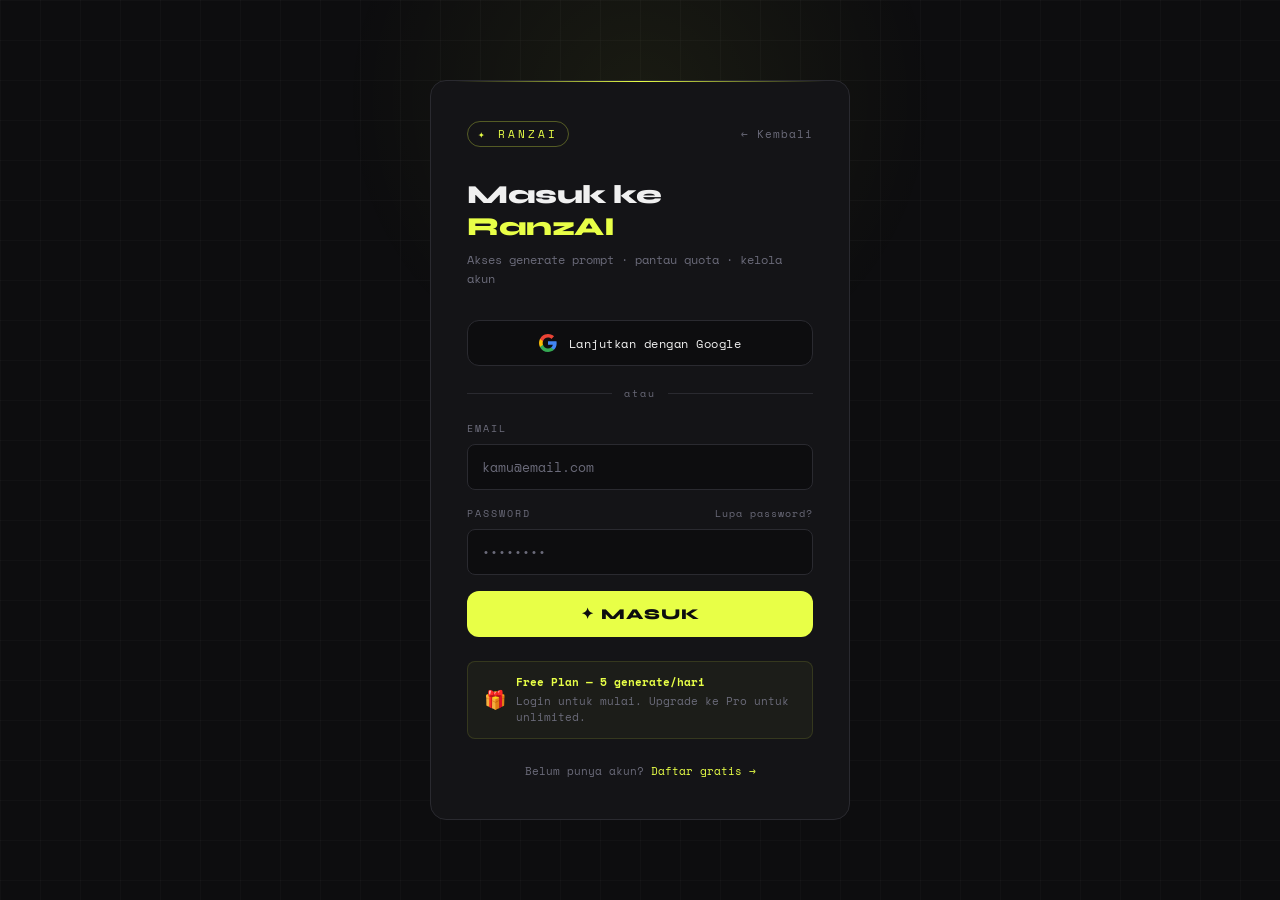
<file: login.html>
<!DOCTYPE html>
<html lang="id">
<head>
<meta charset="UTF-8">
<meta name="viewport" content="width=device-width, initial-scale=1.0">
<title>RanzAI — Login</title>
<link href="https://fonts.googleapis.com/css2?family=Space+Mono:wght@400;700&family=Syne:wght@400;600;800&display=swap" rel="stylesheet">
<style>
  *, *::before, *::after { box-sizing: border-box; margin: 0; padding: 0; }

  :root {
    --bg: #0d0d0f;
    --surface: #141417;
    --border: #2a2a30;
    --accent: #e8ff47;
    --accent2: #7c5cfc;
    --text: #f0f0f0;
    --muted: #6b6b7a;
    --radius: 12px;
  }

  body {
    background: var(--bg);
    color: var(--text);
    font-family: 'Syne', sans-serif;
    min-height: 100vh;
    display: flex;
    align-items: center;
    justify-content: center;
    padding: 24px;
    position: relative;
    overflow: hidden;
  }

  /* Grid background */
  body::before {
    content: '';
    position: fixed;
    inset: 0;
    background-image:
      linear-gradient(rgba(255,255,255,.025) 1px, transparent 1px),
      linear-gradient(90deg, rgba(255,255,255,.025) 1px, transparent 1px);
    background-size: 40px 40px;
    pointer-events: none;
    z-index: 0;
  }

  /* Glow accent */
  body::after {
    content: '';
    position: fixed;
    top: -200px;
    left: 50%;
    transform: translateX(-50%);
    width: 600px;
    height: 600px;
    background: radial-gradient(circle, rgba(232,255,71,.06) 0%, transparent 70%);
    pointer-events: none;
    z-index: 0;
  }

  .card {
    width: 100%;
    max-width: 420px;
    background: var(--surface);
    border: 1px solid var(--border);
    border-radius: 16px;
    padding: 40px 36px;
    position: relative;
    z-index: 1;
    animation: fadeUp .4s ease both;
  }

  @keyframes fadeUp {
    from { opacity: 0; transform: translateY(16px); }
    to   { opacity: 1; transform: translateY(0); }
  }

  /* Top accent line */
  .card::before {
    content: '';
    position: absolute;
    top: 0; left: 24px; right: 24px;
    height: 1px;
    background: linear-gradient(90deg, transparent, var(--accent), transparent);
    border-radius: 1px;
  }

  .logo {
    display: flex;
    align-items: center;
    gap: 10px;
    margin-bottom: 32px;
  }

  .logo-mark {
    font-family: 'Space Mono', monospace;
    font-size: 11px;
    letter-spacing: 3px;
    color: var(--accent);
    border: 1px solid rgba(232,255,71,.3);
    padding: 4px 10px;
    border-radius: 20px;
    text-transform: uppercase;
  }

  .logo-back {
    margin-left: auto;
    font-family: 'Space Mono', monospace;
    font-size: 11px;
    color: var(--muted);
    text-decoration: none;
    letter-spacing: 1px;
    transition: color .2s;
  }

  .logo-back:hover { color: var(--accent); }

  h1 {
    font-size: 26px;
    font-weight: 800;
    letter-spacing: -0.5px;
    line-height: 1.2;
    margin-bottom: 8px;
  }

  h1 span { color: var(--accent); }

  .subtitle {
    font-family: 'Space Mono', monospace;
    font-size: 12px;
    color: var(--muted);
    margin-bottom: 32px;
    line-height: 1.6;
  }

  /* Divider */
  .divider {
    display: flex;
    align-items: center;
    gap: 12px;
    margin-bottom: 24px;
  }

  .divider::before, .divider::after {
    content: '';
    flex: 1;
    height: 1px;
    background: var(--border);
  }

  .divider span {
    font-family: 'Space Mono', monospace;
    font-size: 10px;
    color: var(--muted);
    letter-spacing: 2px;
    text-transform: uppercase;
  }

  /* Social login */
  .btn-social {
    width: 100%;
    display: flex;
    align-items: center;
    justify-content: center;
    gap: 12px;
    background: var(--bg);
    border: 1px solid var(--border);
    border-radius: var(--radius);
    padding: 13px 20px;
    font-family: 'Space Mono', monospace;
    font-size: 12px;
    color: var(--text);
    cursor: pointer;
    transition: all .2s;
    text-decoration: none;
    letter-spacing: .5px;
    margin-bottom: 12px;
  }

  .btn-social:hover {
    border-color: rgba(232,255,71,.3);
    background: #1a1a1f;
  }

  .btn-social svg { flex-shrink: 0; }

  /* OR divider */
  .or-divider {
    display: flex;
    align-items: center;
    gap: 12px;
    margin: 20px 0;
  }

  .or-divider::before, .or-divider::after {
    content: '';
    flex: 1;
    height: 1px;
    background: var(--border);
  }

  .or-divider span {
    font-family: 'Space Mono', monospace;
    font-size: 10px;
    color: var(--muted);
    letter-spacing: 2px;
  }

  /* Form */
  .field { margin-bottom: 16px; }

  .field label {
    display: block;
    font-family: 'Space Mono', monospace;
    font-size: 10px;
    letter-spacing: 2px;
    color: var(--muted);
    text-transform: uppercase;
    margin-bottom: 8px;
  }

  .field input {
    width: 100%;
    background: var(--bg);
    border: 1px solid var(--border);
    border-radius: 8px;
    padding: 12px 14px;
    color: var(--text);
    font-family: 'Space Mono', monospace;
    font-size: 13px;
    outline: none;
    transition: border-color .2s;
  }

  .field input:focus { border-color: var(--accent); }
  .field input::placeholder { color: var(--muted); }

  .field-row {
    display: flex;
    align-items: center;
    justify-content: space-between;
    margin-bottom: 8px;
  }

  .field-row label {
    margin-bottom: 0;
  }

  .forgot {
    font-family: 'Space Mono', monospace;
    font-size: 10px;
    color: var(--muted);
    text-decoration: none;
    letter-spacing: 1px;
    transition: color .2s;
  }

  .forgot:hover { color: var(--accent); }

  /* Submit */
  .btn-submit {
    width: 100%;
    margin-top: 8px;
    background: var(--accent);
    color: #0d0d0f;
    border: none;
    border-radius: var(--radius);
    padding: 14px;
    font-family: 'Syne', sans-serif;
    font-size: 15px;
    font-weight: 800;
    letter-spacing: 1px;
    cursor: pointer;
    transition: all .2s;
    text-transform: uppercase;
    display: flex;
    align-items: center;
    justify-content: center;
    gap: 10px;
  }

  .btn-submit:hover { background: #d4eb3a; transform: translateY(-1px); }
  .btn-submit:disabled { background: var(--border); color: var(--muted); transform: none; cursor: not-allowed; }

  .btn-submit .spinner {
    width: 16px; height: 16px;
    border: 2px solid rgba(0,0,0,.3);
    border-top-color: #0d0d0f;
    border-radius: 50%;
    animation: spin .7s linear infinite;
    display: none;
  }

  .btn-submit.loading .spinner { display: block; }
  .btn-submit.loading .btn-text { opacity: .6; }

  @keyframes spin { to { transform: rotate(360deg); } }

  /* Error */
  .error-msg {
    display: none;
    margin-top: 12px;
    background: rgba(255,77,77,.08);
    border: 1px solid rgba(255,77,77,.3);
    border-radius: 8px;
    padding: 10px 14px;
    font-size: 12px;
    color: #ff8080;
    font-family: 'Space Mono', monospace;
    text-align: center;
  }

  /* Success */
  .success-msg {
    display: none;
    margin-top: 12px;
    background: rgba(77,255,145,.08);
    border: 1px solid rgba(77,255,145,.3);
    border-radius: 8px;
    padding: 10px 14px;
    font-size: 12px;
    color: #4dff91;
    font-family: 'Space Mono', monospace;
    text-align: center;
  }

  /* Footer */
  .card-footer {
    margin-top: 24px;
    text-align: center;
    font-family: 'Space Mono', monospace;
    font-size: 11px;
    color: var(--muted);
  }

  .card-footer a {
    color: var(--accent);
    text-decoration: none;
    transition: opacity .2s;
  }

  .card-footer a:hover { opacity: .7; }

  /* Plan info */
  .plan-info {
    margin-top: 24px;
    background: rgba(232,255,71,.04);
    border: 1px solid rgba(232,255,71,.12);
    border-radius: 8px;
    padding: 12px 16px;
    display: flex;
    align-items: center;
    gap: 10px;
  }

  .plan-icon {
    font-size: 18px;
    flex-shrink: 0;
  }

  .plan-text {
    font-family: 'Space Mono', monospace;
    font-size: 11px;
    color: var(--muted);
    line-height: 1.5;
  }

  .plan-text strong {
    color: var(--accent);
    display: block;
    margin-bottom: 2px;
  }
</style>
</head>
<body>

<div class="card">

  <div class="logo">
    <span class="logo-mark">✦ RanzAI</span>
    <a href="../index.html" class="logo-back">← Kembali</a>
  </div>

  <h1>Masuk ke <span>RanzAI</span></h1>
  <p class="subtitle">Akses generate prompt · pantau quota · kelola akun</p>

  <!-- Google Login -->
  <button class="btn-social" onclick="loginWithGoogle()">
    <svg width="18" height="18" viewBox="0 0 18 18" fill="none">
      <path d="M17.64 9.2c0-.637-.057-1.251-.164-1.84H9v3.481h4.844c-.209 1.125-.843 2.078-1.796 2.717v2.258h2.908c1.702-1.567 2.684-3.875 2.684-6.615z" fill="#4285F4"/>
      <path d="M9 18c2.43 0 4.467-.806 5.956-2.184l-2.908-2.258c-.806.54-1.837.86-3.048.86-2.344 0-4.328-1.584-5.036-3.711H.957v2.332A8.997 8.997 0 009 18z" fill="#34A853"/>
      <path d="M3.964 10.707A5.41 5.41 0 013.682 9c0-.593.102-1.17.282-1.707V4.961H.957A8.996 8.996 0 000 9c0 1.452.348 2.827.957 4.039l3.007-2.332z" fill="#FBBC05"/>
      <path d="M9 3.58c1.321 0 2.508.454 3.44 1.345l2.582-2.58C13.463.891 11.426 0 9 0A8.997 8.997 0 00.957 4.961L3.964 7.293C4.672 5.163 6.656 3.58 9 3.58z" fill="#EA4335"/>
    </svg>
    Lanjutkan dengan Google
  </button>

  <div class="or-divider"><span>atau</span></div>

  <!-- Email Login -->
  <div class="field">
    <label>Email</label>
    <input type="email" id="emailInput" placeholder="kamu@email.com" autocomplete="email">
  </div>

  <div class="field">
    <div class="field-row">
      <label>Password</label>
      <a href="#" class="forgot" onclick="forgotPassword()">Lupa password?</a>
    </div>
    <input type="password" id="passwordInput" placeholder="••••••••" autocomplete="current-password">
  </div>

  <button class="btn-submit" id="loginBtn" onclick="loginWithEmail()">
    <div class="spinner"></div>
    <span class="btn-text">✦ Masuk</span>
  </button>

  <div class="error-msg" id="errorMsg"></div>
  <div class="success-msg" id="successMsg"></div>

  <!-- Free plan info -->
  <div class="plan-info">
    <span class="plan-icon">🎁</span>
    <div class="plan-text">
      <strong>Free Plan — 5 generate/hari</strong>
      Login untuk mulai. Upgrade ke Pro untuk unlimited.
    </div>
  </div>

  <div class="card-footer">
    Belum punya akun? <a href="register.html">Daftar gratis →</a>
  </div>

</div>

<script>
  // ── Supabase config ──────────────────────────────────────────────
  const SUPABASE_URL  = 'https://cavouyzyasnuygkuwizy.supabase.co'
  const SUPABASE_ANON = 'GANTI_DENGAN_ANON_KEY_KAMU' // ← ambil dari Supabase → Settings → API

  // ── Helpers ──────────────────────────────────────────────────────
  function showError(msg) {
    document.getElementById('errorMsg').textContent = msg
    document.getElementById('errorMsg').style.display = 'block'
    document.getElementById('successMsg').style.display = 'none'
  }

  function showSuccess(msg) {
    document.getElementById('successMsg').textContent = msg
    document.getElementById('successMsg').style.display = 'block'
    document.getElementById('errorMsg').style.display = 'none'
  }

  function setLoading(on) {
    const btn = document.getElementById('loginBtn')
    btn.disabled = on
    btn.classList.toggle('loading', on)
    btn.querySelector('.btn-text').textContent = on ? 'Memproses...' : '✦ Masuk'
  }

  // ── Google OAuth ─────────────────────────────────────────────────
  async function loginWithGoogle() {
    try {
      const res = await fetch(`${SUPABASE_URL}/auth/v1/authorize?provider=google&redirect_to=${location.origin}/app.html`, {
        method: 'GET',
        headers: { 'apikey': SUPABASE_ANON }
      })
      // Redirect ke Google OAuth
      window.location.href = `${SUPABASE_URL}/auth/v1/authorize?provider=google&redirect_to=${encodeURIComponent(location.origin + '/app.html')}`
    } catch (err) {
      showError('Google login gagal. Coba lagi.')
    }
  }

  // ── Email + Password Login ────────────────────────────────────────
  async function loginWithEmail() {
    const email    = document.getElementById('emailInput').value.trim()
    const password = document.getElementById('passwordInput').value

    if (!email || !password) return showError('Email dan password wajib diisi.')
    if (!email.includes('@')) return showError('Format email tidak valid.')

    setLoading(true)
    document.getElementById('errorMsg').style.display = 'none'

    try {
      const res = await fetch(`${SUPABASE_URL}/auth/v1/token?grant_type=password`, {
        method: 'POST',
        headers: {
          'Content-Type': 'application/json',
          'apikey': SUPABASE_ANON
        },
        body: JSON.stringify({ email, password })
      })

      const data = await res.json()

      if (!res.ok) {
        const msg = data.error_description || data.msg || 'Login gagal.'
        if (msg.toLowerCase().includes('invalid')) throw new Error('Email atau password salah.')
        if (msg.toLowerCase().includes('confirmed')) throw new Error('Email belum diverifikasi. Cek inbox kamu.')
        throw new Error(msg)
      }

      // Simpan session
      localStorage.setItem('ranzai_session', JSON.stringify({
        access_token: data.access_token,
        user: data.user
      }))

      showSuccess('✓ Login berhasil! Mengalihkan...')
      setTimeout(() => { window.location.href = '../app.html' }, 1200)

    } catch (err) {
      showError('⚠ ' + err.message)
    } finally {
      setLoading(false)
    }
  }

  // ── Forgot Password ───────────────────────────────────────────────
  async function forgotPassword() {
    const email = document.getElementById('emailInput').value.trim()
    if (!email) return showError('Isi email dulu sebelum reset password.')

    try {
      await fetch(`${SUPABASE_URL}/auth/v1/recover`, {
        method: 'POST',
        headers: {
          'Content-Type': 'application/json',
          'apikey': SUPABASE_ANON
        },
        body: JSON.stringify({ email })
      })
      showSuccess('✓ Link reset password dikirim ke ' + email)
    } catch {
      showError('Gagal kirim email reset. Coba lagi.')
    }
  }

  // ── Enter key submit ──────────────────────────────────────────────
  document.getElementById('passwordInput').addEventListener('keydown', e => {
    if (e.key === 'Enter') loginWithEmail()
  })

  // ── Cek kalau sudah login ─────────────────────────────────────────
  window.addEventListener('DOMContentLoaded', () => {
    const session = localStorage.getItem('ranzai_session')
    if (session) {
      try {
        const { access_token } = JSON.parse(session)
        if (access_token) window.location.href = '../app.html'
      } catch {}
    }
  })
</script>
</body>
</html>
</file>
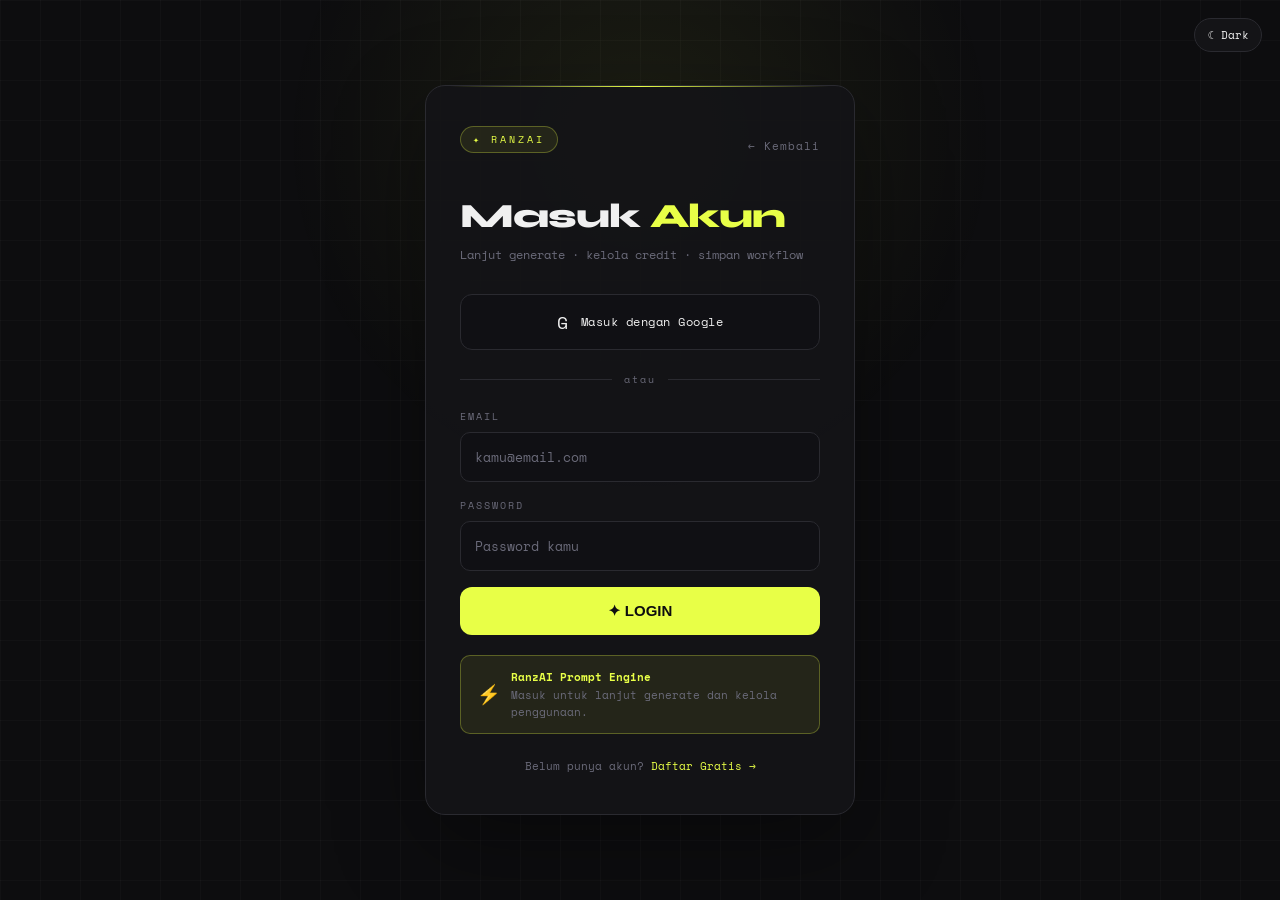
<file: topup.html>
<!DOCTYPE html>
<html lang="id" data-theme="dark">
<head>
<meta charset="UTF-8">
<meta name="viewport" content="width=device-width, initial-scale=1.0">
<title>RanzAI — Top Up Kredit</title>
<link href="https://fonts.googleapis.com/css2?family=Space+Mono:wght@400;700&family=Syne:wght@400;600;800&display=swap" rel="stylesheet">
<style>
  *, *::before, *::after { box-sizing: border-box; margin: 0; padding: 0; }

  :root {
    --bg: #0d0d0f;
    --surface: #141417;
    --border: #2a2a30;
    --accent: #e8ff47;
    --text: #f0f0f0;
    --muted: #6b6b7a;
    --radius: 12px;
  }

  body {
    background: var(--bg);
    color: var(--text);
    font-family: 'Syne', sans-serif;
    min-height: 100vh;
    display: flex;
    flex-direction: column;
    align-items: center;
    padding: 40px 20px;
  }

  body::before {
    content: '';
    position: fixed;
    inset: 0;
    background-image:
      linear-gradient(rgba(255,255,255,.025) 1px, transparent 1px),
      linear-gradient(90deg, rgba(255,255,255,.025) 1px, transparent 1px);
    background-size: 40px 40px;
    pointer-events: none;
    z-index: 0;
  }

  .container {
    width: 100%;
    max-width: 480px;
    position: relative;
    z-index: 1;
  }

  /* Header */
  .top-nav {
    display: flex;
    align-items: center;
    justify-content: space-between;
    margin-bottom: 36px;
  }

  .logo-mark {
    font-family: 'Space Mono', monospace;
    font-size: 11px;
    letter-spacing: 3px;
    color: var(--accent);
    border: 1px solid rgba(232,255,71,.3);
    padding: 4px 10px;
    border-radius: 20px;
    text-transform: uppercase;
    text-decoration: none;
  }

  .back-btn {
    font-family: 'Space Mono', monospace;
    font-size: 11px;
    color: var(--muted);
    text-decoration: none;
    letter-spacing: 1px;
    transition: color .2s;
  }

  .back-btn:hover { color: var(--accent); }

  /* Title */
  .page-title {
    text-align: center;
    margin-bottom: 32px;
  }

  .page-title h1 {
    font-size: 28px;
    font-weight: 800;
    letter-spacing: -0.5px;
    margin-bottom: 8px;
  }

  .page-title h1 span { color: var(--accent); }

  .page-title p {
    font-family: 'Space Mono', monospace;
    font-size: 12px;
    color: var(--muted);
    line-height: 1.7;
  }

  /* Credit balance */
  .balance-card {
    background: var(--surface);
    border: 1px solid var(--border);
    border-radius: var(--radius);
    padding: 16px 20px;
    display: flex;
    align-items: center;
    justify-content: space-between;
    margin-bottom: 24px;
  }

  .balance-label {
    font-family: 'Space Mono', monospace;
    font-size: 11px;
    color: var(--muted);
    letter-spacing: 1px;
  }

  .balance-value {
    font-family: 'Space Mono', monospace;
    font-size: 18px;
    font-weight: 700;
    color: var(--accent);
  }

  .balance-value span {
    font-size: 11px;
    color: var(--muted);
    margin-left: 4px;
  }

  /* Section label */
  .section-label {
    font-family: 'Space Mono', monospace;
    font-size: 10px;
    letter-spacing: 2px;
    color: var(--muted);
    text-transform: uppercase;
    margin-bottom: 12px;
  }

  /* Amount input */
  .amount-section { margin-bottom: 24px; }

  .amount-input-wrap {
    background: var(--surface);
    border: 1px solid var(--border);
    border-radius: var(--radius);
    padding: 16px 20px;
    display: flex;
    align-items: center;
    gap: 10px;
    transition: border-color .2s;
    margin-bottom: 12px;
  }

  .amount-input-wrap:focus-within { border-color: var(--accent); }

  .currency-label {
    font-family: 'Space Mono', monospace;
    font-size: 14px;
    color: var(--muted);
    flex-shrink: 0;
  }

  .amount-input {
    flex: 1;
    background: transparent;
    border: none;
    outline: none;
    color: var(--text);
    font-family: 'Space Mono', monospace;
    font-size: 22px;
    font-weight: 700;
    width: 100%;
  }

  .amount-input::placeholder { color: var(--border); }

  .credit-preview {
    font-family: 'Space Mono', monospace;
    font-size: 12px;
    color: var(--muted);
    text-align: right;
  }

  .credit-preview strong { color: var(--accent); }

  /* Quick amount buttons */
  .quick-amounts {
    display: grid;
    grid-template-columns: repeat(4, 1fr);
    gap: 8px;
    margin-bottom: 24px;
  }

  .quick-btn {
    background: var(--surface);
    border: 1px solid var(--border);
    border-radius: 8px;
    padding: 10px 6px;
    font-family: 'Space Mono', monospace;
    font-size: 11px;
    color: var(--muted);
    cursor: pointer;
    transition: all .2s;
    text-align: center;
    line-height: 1.5;
  }

  .quick-btn:hover, .quick-btn.active {
    border-color: var(--accent);
    color: var(--accent);
    background: rgba(232,255,71,.06);
  }

  .quick-btn .amount { font-weight: 700; font-size: 12px; color: var(--text); }
  .quick-btn.active .amount { color: var(--accent); }
  .quick-btn .credits { font-size: 10px; }

  /* Payment method */
  .payment-section { margin-bottom: 24px; }

  .payment-options {
    display: flex;
    flex-direction: column;
    gap: 10px;
  }

  .payment-option {
    background: var(--surface);
    border: 1px solid var(--border);
    border-radius: var(--radius);
    padding: 14px 18px;
    display: flex;
    align-items: center;
    gap: 14px;
    cursor: pointer;
    transition: all .2s;
  }

  .payment-option:hover, .payment-option.active {
    border-color: var(--accent);
    background: rgba(232,255,71,.04);
  }

  .payment-option input[type="radio"] {
    accent-color: var(--accent);
    width: 16px;
    height: 16px;
    flex-shrink: 0;
  }

  .payment-icon { font-size: 22px; flex-shrink: 0; }

  .payment-info { flex: 1; }

  .payment-name {
    font-size: 14px;
    font-weight: 700;
    color: var(--text);
    margin-bottom: 2px;
  }

  .payment-desc {
    font-family: 'Space Mono', monospace;
    font-size: 10px;
    color: var(--muted);
  }

  .payment-badge {
    font-family: 'Space Mono', monospace;
    font-size: 9px;
    letter-spacing: 1px;
    background: rgba(232,255,71,.1);
    color: var(--accent);
    border: 1px solid rgba(232,255,71,.2);
    border-radius: 4px;
    padding: 2px 6px;
  }

  /* Summary */
  .summary-box {
    background: var(--surface);
    border: 1px solid var(--border);
    border-radius: var(--radius);
    padding: 16px 20px;
    margin-bottom: 20px;
  }

  .summary-row {
    display: flex;
    justify-content: space-between;
    align-items: center;
    font-family: 'Space Mono', monospace;
    font-size: 12px;
    color: var(--muted);
    margin-bottom: 8px;
  }

  .summary-row:last-child {
    margin-bottom: 0;
    padding-top: 10px;
    border-top: 1px solid var(--border);
    color: var(--text);
    font-weight: 700;
    font-size: 14px;
  }

  .summary-row:last-child span:last-child { color: var(--accent); }

  /* Pay button */
  .btn-pay {
    width: 100%;
    background: var(--accent);
    color: #0d0d0f;
    border: none;
    border-radius: var(--radius);
    padding: 16px;
    font-family: 'Syne', sans-serif;
    font-size: 16px;
    font-weight: 800;
    letter-spacing: 1px;
    cursor: pointer;
    transition: all .2s;
    text-transform: uppercase;
    display: flex;
    align-items: center;
    justify-content: center;
    gap: 10px;
  }

  .btn-pay:hover { background: #d4eb3a; transform: translateY(-1px); }
  .btn-pay:disabled { background: var(--border); color: var(--muted); transform: none; cursor: not-allowed; }

  .btn-pay .spinner {
    width: 18px; height: 18px;
    border: 2px solid rgba(0,0,0,.3);
    border-top-color: #0d0d0f;
    border-radius: 50%;
    animation: spin .7s linear infinite;
    display: none;
  }

  .btn-pay.loading .spinner { display: block; }
  .btn-pay.loading .btn-text { opacity: .6; }

  @keyframes spin { to { transform: rotate(360deg); } }

  /* Note */
  .note {
    margin-top: 16px;
    font-family: 'Space Mono', monospace;
    font-size: 10px;
    color: var(--muted);
    text-align: center;
    line-height: 1.8;
  }

  /* Error / Success */
  .msg {
    display: none;
    margin-top: 14px;
    border-radius: 8px;
    padding: 12px 16px;
    font-size: 12px;
    font-family: 'Space Mono', monospace;
    text-align: center;
  }

  .msg.error { background: rgba(255,77,77,.08); border: 1px solid rgba(255,77,77,.3); color: #ff8080; }
  .msg.success { background: rgba(77,255,145,.08); border: 1px solid rgba(77,255,145,.3); color: #4dff91; }
</style>
</head>
<body>

<div class="container">

  <nav class="top-nav">
    <a href="index.html" class="logo-mark">✦ RanzAI</a>
    <a href="app.html" class="back-btn">← Kembali</a>
  </nav>

  <div class="page-title">
    <h1>Top Up <span>Kredit</span></h1>
    <p>Rp 1.000 = 1 generate · bayar sesuai kebutuhan</p>
  </div>

  <!-- Saldo saat ini -->
  <div class="balance-card">
    <span class="balance-label">KREDIT KAMU SAAT INI</span>
    <div class="balance-value" id="currentBalance">
      — <span>credits</span>
    </div>
  </div>

  <!-- Input nominal -->
  <div class="amount-section">
    <div class="section-label">Masukkan Nominal</div>
    <div class="amount-input-wrap">
      <span class="currency-label">Rp</span>
      <input
        type="number"
        class="amount-input"
        id="amountInput"
        placeholder="0"
        min="1000"
        step="1000"
        oninput="updatePreview()"
      >
    </div>
    <div class="credit-preview" id="creditPreview">
      Masukkan nominal untuk lihat kredit yang didapat
    </div>
  </div>

  <!-- Quick amount -->
  <div class="section-label">Pilih Cepat</div>
  <div class="quick-amounts">
    <button class="quick-btn" onclick="setAmount(5000)">
      <div class="amount">5k</div>
      <div class="credits">5 credits</div>
    </button>
    <button class="quick-btn" onclick="setAmount(10000)">
      <div class="amount">10k</div>
      <div class="credits">10 credits</div>
    </button>
    <button class="quick-btn" onclick="setAmount(25000)">
      <div class="amount">25k</div>
      <div class="credits">25 credits</div>
    </button>
    <button class="quick-btn" onclick="setAmount(50000)">
      <div class="amount">50k</div>
      <div class="credits">50 credits</div>
    </button>
  </div>

  <!-- Payment method -->
  <div class="payment-section">
    <div class="section-label">Metode Pembayaran</div>
    <div class="payment-options">

      <label class="payment-option active" id="opt-qris">
        <input type="radio" name="payment" value="qris" checked onchange="selectPayment(this)">
        <span class="payment-icon">📱</span>
        <div class="payment-info">
          <div class="payment-name">QRIS</div>
          <div class="payment-desc">GoPay, OVO, Dana, ShopeePay, semua bank</div>
        </div>
        <span class="payment-badge">POPULER</span>
      </label>

      <label class="payment-option" id="opt-transfer">
        <input type="radio" name="payment" value="bank_transfer" onchange="selectPayment(this)">
        <span class="payment-icon">🏦</span>
        <div class="payment-info">
          <div class="payment-name">Transfer Bank</div>
          <div class="payment-desc">BCA, Mandiri, BNI, BRI</div>
        </div>
      </label>

      <label class="payment-option" id="opt-gopay">
        <input type="radio" name="payment" value="gopay" onchange="selectPayment(this)">
        <span class="payment-icon">💚</span>
        <div class="payment-info">
          <div class="payment-name">GoPay</div>
          <div class="payment-desc">Bayar langsung via GoPay</div>
        </div>
      </label>

    </div>
  </div>

  <!-- Summary -->
  <div class="summary-box">
    <div class="summary-row">
      <span>Nominal top up</span>
      <span id="summaryAmount">Rp —</span>
    </div>
    <div class="summary-row">
      <span>Kredit didapat</span>
      <span id="summaryCredits">— credits</span>
    </div>
    <div class="summary-row">
      <span>Total bayar</span>
      <span id="summaryTotal">Rp —</span>
    </div>
  </div>

  <!-- Pay button -->
  <button class="btn-pay" id="payBtn" disabled onclick="processPayment()">
    <div class="spinner"></div>
    <span class="btn-text">Bayar Sekarang</span>
  </button>

  <p class="note">
    Pembayaran diproses via Midtrans · Aman & terenkripsi<br>
    Kredit otomatis masuk setelah pembayaran berhasil
  </p>

  <div class="msg error" id="errorMsg"></div>
  <div class="msg success" id="successMsg"></div>

</div>

<!-- ═══════════════════════════════════════════
     QR POPUP OVERLAY
═══════════════════════════════════════════ -->
<style>
  /* QR Popup Overlay */
  .qr-popup-overlay {
    position: fixed;
    inset: 0;
    background: rgba(0,0,0,.80);
    backdrop-filter: blur(6px);
    display: flex;
    align-items: center;
    justify-content: center;
    z-index: 999;
    padding: 20px;
    opacity: 0;
    pointer-events: none;
    transition: opacity .25s ease;
  }
  .qr-popup-overlay.show {
    opacity: 1;
    pointer-events: all;
  }
  .qr-popup-box {
    background: #141417;
    border: 1px solid #2a2a30;
    border-radius: 16px;
    padding: 32px 28px;
    width: 100%;
    max-width: 360px;
    text-align: center;
    position: relative;
    transform: translateY(20px);
    transition: transform .25s ease;
  }
  .qr-popup-overlay.show .qr-popup-box {
    transform: translateY(0);
  }
  .qr-popup-box::before {
    content: '';
    position: absolute;
    top: 0; left: 24px; right: 24px;
    height: 1px;
    background: linear-gradient(90deg, transparent, #e8ff47, transparent);
  }
  .qr-popup-close {
    position: absolute;
    top: 14px; right: 16px;
    background: transparent;
    border: none;
    color: #6b6b7a;
    font-size: 18px;
    cursor: pointer;
    line-height: 1;
    transition: color .2s;
  }
  .qr-popup-close:hover { color: #f0f0f0; }
  .qr-popup-title {
    font-family: 'Syne', sans-serif;
    font-size: 18px;
    font-weight: 800;
    color: #f0f0f0;
    margin-bottom: 4px;
  }
  .qr-popup-subtitle {
    font-family: 'Space Mono', monospace;
    font-size: 11px;
    color: #6b6b7a;
    margin-bottom: 20px;
  }
  .qr-img-wrap {
    background: #fff;
    border-radius: 12px;
    padding: 14px;
    display: inline-flex;
    margin-bottom: 18px;
  }
  .qr-img-wrap img {
    width: 180px;
    height: 180px;
    display: block;
  }
  .qr-info-row {
    display: flex;
    justify-content: space-between;
    align-items: center;
    background: rgba(232,255,71,.05);
    border: 1px solid rgba(232,255,71,.15);
    border-radius: 8px;
    padding: 10px 14px;
    margin-bottom: 8px;
  }
  .qr-info-label {
    font-family: 'Space Mono', monospace;
    font-size: 10px;
    color: #6b6b7a;
    letter-spacing: 1px;
    text-transform: uppercase;
  }
  .qr-info-value {
    font-family: 'Space Mono', monospace;
    font-size: 13px;
    font-weight: 700;
    color: #e8ff47;
  }
  .qr-note {
    font-family: 'Space Mono', monospace;
    font-size: 10px;
    color: #6b6b7a;
    margin-top: 14px;
    line-height: 1.8;
  }
  .qr-loading {
    display: flex;
    flex-direction: column;
    align-items: center;
    gap: 10px;
    padding: 20px 0;
  }
  .qr-spinner {
    width: 32px; height: 32px;
    border: 3px solid rgba(232,255,71,.2);
    border-top-color: #e8ff47;
    border-radius: 50%;
    animation: spin .7s linear infinite;
  }
  .qr-loading-text {
    font-family: 'Space Mono', monospace;
    font-size: 11px;
    color: #6b6b7a;
  }
</style>

<!-- QR Popup Element -->
<div class="qr-popup-overlay" id="qrPopupOverlay" onclick="closeQRPopup(event)">
  <div class="qr-popup-box" onclick="event.stopPropagation()">
    <button class="qr-popup-close" onclick="closeQRPopup()">✕</button>

    <div class="qr-popup-title">📱 Scan QR untuk Bayar</div>
    <div class="qr-popup-subtitle">Gunakan GoPay, OVO, Dana, ShopeePay, atau m-Banking</div>

    <!-- Loading state -->
    <div class="qr-loading" id="qrLoading">
      <div class="qr-spinner"></div>
      <div class="qr-loading-text">Membuat QR code...</div>
    </div>

    <!-- QR content (hidden until loaded) -->
    <div id="qrContent" style="display:none">
      <div class="qr-img-wrap">
        <img id="qrImage" src="" alt="QR Code Pembayaran">
      </div>

      <div class="qr-info-row">
        <span class="qr-info-label">Total Bayar</span>
        <span class="qr-info-value" id="qrAmount">—</span>
      </div>
      <div class="qr-info-row">
        <span class="qr-info-label">Kredit Didapat</span>
        <span class="qr-info-value" id="qrCredits">—</span>
      </div>
      <div class="qr-info-row">
        <span class="qr-info-label">Order ID</span>
        <span class="qr-info-value" id="qrOrderId" style="font-size:10px">—</span>
      </div>

      <!-- QR String untuk Midtrans Simulator -->
      <div id="qrStringSection" style="margin-top:12px; display:none">
        <div style="font-family:'Space Mono',monospace; font-size:9px; color:#6b6b7a; letter-spacing:1px; text-transform:uppercase; margin-bottom:6px;">QR String (Sandbox Simulator)</div>
        <div style="display:flex; gap:8px; align-items:center;">
          <div id="qrStringValue" style="background:#0d0d0f; border:1px solid #2a2a30; border-radius:6px; padding:8px 10px; font-family:'Space Mono',monospace; font-size:9px; color:#6b6b7a; word-break:break-all; flex:1; max-height:60px; overflow:auto; text-align:left;"></div>
          <button onclick="copyQrString()" id="copyQrBtn" style="background:rgba(232,255,71,.1); border:1px solid rgba(232,255,71,.3); border-radius:6px; padding:8px 10px; font-family:'Space Mono',monospace; font-size:10px; color:#e8ff47; cursor:pointer; flex-shrink:0;">Copy</button>
        </div>
        <a href="https://simulator.sandbox.midtrans.com/qris/index" target="_blank" style="display:block; margin-top:8px; font-family:'Space Mono',monospace; font-size:10px; color:#e8ff47; text-align:center; opacity:.7;">Buka Midtrans Simulator →</a>
      </div>

      <p class="qr-note">
        QR berlaku 15 menit · Kredit otomatis masuk<br>
        setelah pembayaran berhasil dikonfirmasi
      </p>
    </div>

  </div>
</div>

<script>
  const SUPABASE_URL  = 'https://cavouyzyasnuygkuwizy.supabase.co'
  const SUPABASE_KEY  = 'sb_publishable_6eixKKot9VleMm2KVD4o7w_C58lRv6r'

  let selectedAmount  = 0
  let selectedPayment = 'qris'

  // ── Load balance ────────────────────────────────────────────────────
  window.addEventListener('DOMContentLoaded', async () => {
    const session = getSession()
    if (!session) {
      window.location.href = 'auth/login.html'
      return
    }
    await loadBalance()
  })

  function getSession() {
    const raw = localStorage.getItem('ranzai_session')
    return raw ? JSON.parse(raw) : null
  }

  async function loadBalance() {
    const session = getSession()
    if (!session?.user?.id) return

    try {
      const res = await fetch(
        `${SUPABASE_URL}/rest/v1/user_credits?user_id=eq.${session.user.id}&select=paid_credits`,
        { headers: { apikey: SUPABASE_KEY, Authorization: `Bearer ${SUPABASE_KEY}` } }
      )
      const data = await res.json()
      const credits = data[0]?.paid_credits || 0
      document.getElementById('currentBalance').innerHTML =
        `${credits} <span>credits</span>`
    } catch {}
  }

  // ── Amount ──────────────────────────────────────────────────────────
  function setAmount(val) {
    selectedAmount = val
    document.getElementById('amountInput').value = val
    updatePreview()
    document.querySelectorAll('.quick-btn').forEach(b => b.classList.remove('active'))
    event.currentTarget.classList.add('active')
  }

  function updatePreview() {
    const val = parseInt(document.getElementById('amountInput').value) || 0
    selectedAmount = val

    if (![5000,10000,25000,50000].includes(val)) {
      document.querySelectorAll('.quick-btn').forEach(b => b.classList.remove('active'))
    }

    const credits = Math.floor(val / 1000)

    if (val < 1000) {
      document.getElementById('creditPreview').innerHTML = 'Minimal top up Rp 1.000'
      document.getElementById('summaryAmount').textContent  = 'Rp —'
      document.getElementById('summaryCredits').textContent = '— credits'
      document.getElementById('summaryTotal').textContent   = 'Rp —'
      document.getElementById('payBtn').disabled = true
      return
    }

    document.getElementById('creditPreview').innerHTML =
      `Kamu akan dapat <strong>${credits} credits</strong>`
    document.getElementById('summaryAmount').textContent  = `Rp ${val.toLocaleString('id-ID')}`
    document.getElementById('summaryCredits').textContent = `${credits} credits`
    document.getElementById('summaryTotal').textContent   = `Rp ${val.toLocaleString('id-ID')}`
    document.getElementById('payBtn').disabled = false
  }

  // ── Payment method ──────────────────────────────────────────────────
  function selectPayment(radio) {
    selectedPayment = radio.value
    document.querySelectorAll('.payment-option').forEach(el => el.classList.remove('active'))
    radio.closest('.payment-option').classList.add('active')
  }

  // ── QR Popup helpers ────────────────────────────────────────────────
  function openQRPopup() {
    // Show loading state
    document.getElementById('qrLoading').style.display = 'flex'
    document.getElementById('qrContent').style.display = 'none'
    // Show popup
    const overlay = document.getElementById('qrPopupOverlay')
    overlay.classList.add('show')
    document.body.style.overflow = 'hidden'
  }

  function populateQRPopup(data) {
    console.log('QR DATA:', JSON.stringify(data))
    // Generate QR image — pakai qr_code_url, fallback ke Google Charts dari qr_string
    let qrSrc = data.qr_code_url || ''
    if (!qrSrc && data.qr_string) {
      qrSrc = `https://api.qrserver.com/v1/create-qr-code/?size=180x180&data=${encodeURIComponent(data.qr_string)}`
    }
    document.getElementById('qrImage').src = qrSrc

    document.getElementById('qrAmount').textContent  = `Rp ${data.amount.toLocaleString('id-ID')}`
    document.getElementById('qrCredits').textContent = `${data.credits} credits`
    document.getElementById('qrOrderId').textContent = data.order_id || '—'

    // Tampilkan QR string (untuk sandbox simulator)
    if (data.qr_string) {
      document.getElementById('qrStringValue').textContent = data.qr_string
      document.getElementById('qrStringSection').style.display = 'block'
    }

    // Hide loading, show content
    document.getElementById('qrLoading').style.display = 'none'
    document.getElementById('qrContent').style.display = 'block'
  }

  function copyQrString() {
    const val = document.getElementById('qrStringValue').textContent
    navigator.clipboard.writeText(val).then(() => {
      const btn = document.getElementById('copyQrBtn')
      btn.textContent = 'Copied!'
      setTimeout(() => { btn.textContent = 'Copy' }, 2000)
    })
  }

  function closeQRPopup(e) {
    if (e && e.target !== document.getElementById('qrPopupOverlay')) return
    stopPolling()
    document.getElementById('qrPopupOverlay').classList.remove('show')
    document.body.style.overflow = ''
  }

  // ── Polling status pembayaran (setiap 5 detik) ──────────────────────
  let pollingInterval = null

  function startPolling(orderId) {
    stopPolling()
    pollingInterval = setInterval(() => checkPaymentStatus(orderId), 5000)
  }

  function stopPolling() {
    if (pollingInterval) {
      clearInterval(pollingInterval)
      pollingInterval = null
    }
  }

  async function checkPaymentStatus(orderId) {
    try {
      const res = await fetch(
        `${SUPABASE_URL}/rest/v1/transactions?order_id=eq.${orderId}&select=status`,
        { headers: { apikey: SUPABASE_KEY, Authorization: `Bearer ${SUPABASE_KEY}` } }
      )
      const data = await res.json()
      const status = data[0]?.status

      if (status === 'success') {
        stopPolling()
        document.getElementById('qrPopupOverlay').classList.remove('show')
        document.body.style.overflow = ''
        await loadBalance()
        const msgEl = document.getElementById('successMsg')
        msgEl.textContent = '✓ Pembayaran berhasil! Kredit sudah masuk.'
        msgEl.style.display = 'block'
        setTimeout(() => { msgEl.style.display = 'none' }, 5000)

      } else if (status === 'failed') {
        stopPolling()
        document.getElementById('qrPopupOverlay').classList.remove('show')
        document.body.style.overflow = ''
        const msgEl = document.getElementById('errorMsg')
        msgEl.textContent = '⚠ Pembayaran gagal atau kedaluwarsa.'
        msgEl.style.display = 'block'
      }
    } catch {}
  }

  // ── Process payment ─────────────────────────────────────────────────
  async function processPayment() {
    if (selectedAmount < 1000) return

    const session = getSession()
    if (!session?.user?.id) {
      window.location.href = 'auth/login.html'
      return
    }

    const btn = document.getElementById('payBtn')
    btn.disabled = true
    btn.classList.add('loading')
    btn.querySelector('.btn-text').textContent = 'Memproses...'
    document.getElementById('errorMsg').style.display = 'none'
    document.getElementById('successMsg').style.display = 'none'

    openQRPopup()

    try {
      const res = await fetch(
        `${SUPABASE_URL}/functions/v1/create-payment`,
        {
          method: 'POST',
          headers: {
            'Content-Type': 'application/json',
            apikey: SUPABASE_KEY,
            Authorization: `Bearer ${SUPABASE_KEY}`
          },
          body: JSON.stringify({
            amount: selectedAmount,
            payment_type: selectedPayment,
            user_id: session.user.id
          })
        }
      )

      const data = await res.json()
      if (!res.ok) throw new Error(data.error || 'Pembayaran gagal.')

      populateQRPopup(data)

      // ✅ Mulai polling setiap 5 detik cek status pembayaran
      startPolling(data.order_id)

    } catch (err) {
      stopPolling()
      document.getElementById('qrPopupOverlay').classList.remove('show')
      document.body.style.overflow = ''
      const msgEl = document.getElementById('errorMsg')
      msgEl.textContent = '⚠ ' + err.message
      msgEl.style.display = 'block'
    } finally {
      btn.disabled = false
      btn.classList.remove('loading')
      btn.querySelector('.btn-text').textContent = 'Bayar Sekarang'
    }
  }
</script>
</body>
</html>
</file>
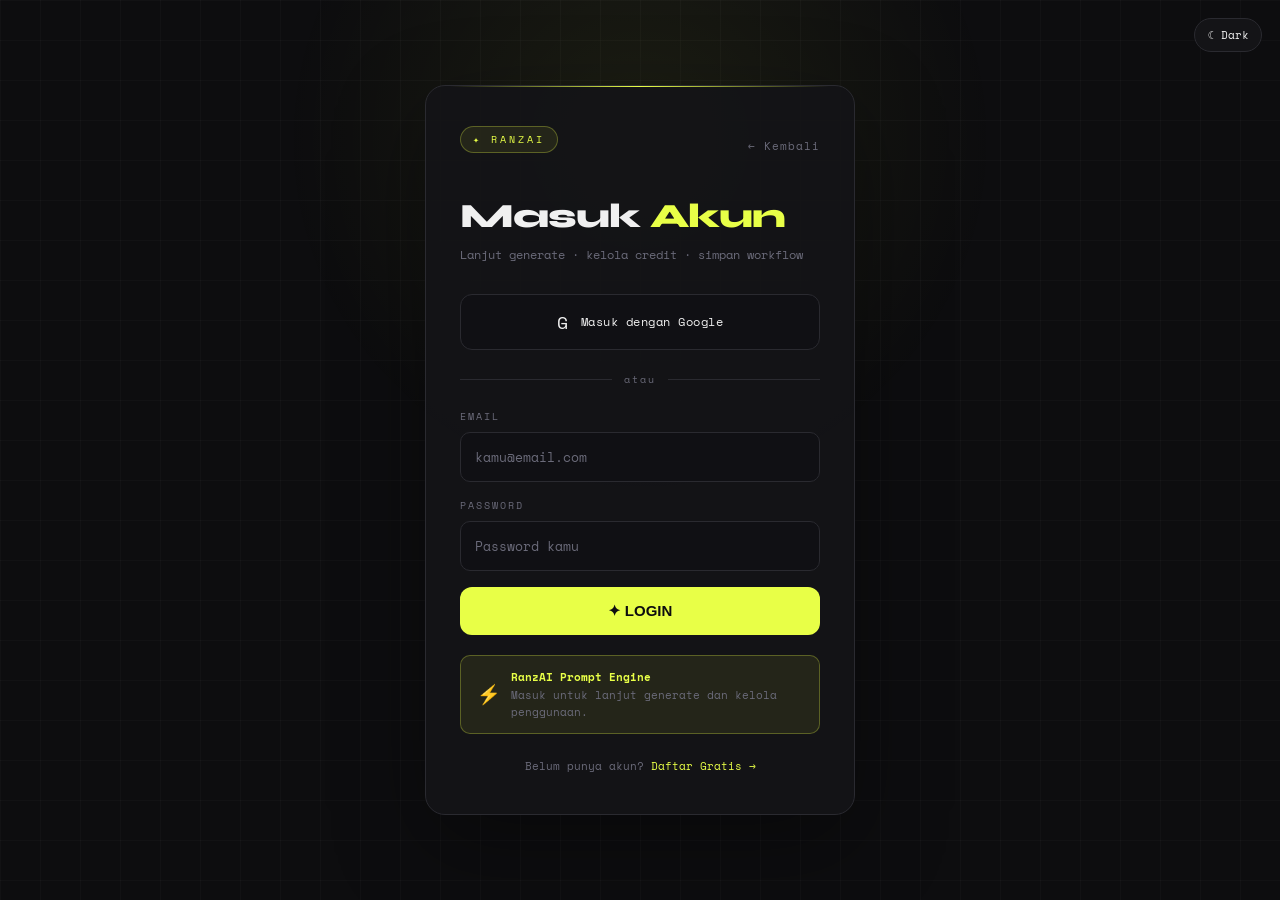
<file: auth/login.html>
<!DOCTYPE html>
<html lang="id" data-theme="dark">
<head>
<meta charset="UTF-8">
<meta name="viewport" content="width=device-width, initial-scale=1.0">
<title>RanzAI — Login</title>
<link href="https://fonts.googleapis.com/css2?family=Space+Mono:wght@400;700&family=Syne:wght@400;600;800&display=swap" rel="stylesheet">
<link rel="stylesheet" href="../assets/css/style.css">
</head>
<body class="auth-page">

<div class="top-controls">
  <button class="control-btn" data-theme-toggle>☾ Dark</button>
</div>
<body class="auth-page">
  <div class="auth-card">
  <div class="auth-top"><span class="logo-mark">✦ RanzAI</span><a href="../index.html" class="auth-back">← Kembali</a></div>
  <h1 class="auth-title">Masuk <span>Akun</span></h1>
  <p class="auth-subtitle">Lanjut generate · kelola credit · simpan workflow</p>
  <button class="btn-social" onclick="loginWithGoogle()"><span style="font-size:18px">G</span> Masuk dengan Google</button>
  <div class="or-divider"><span>atau</span></div>
  <div class="field"><label>Email</label><input type="email" id="emailInput" placeholder="kamu@email.com" autocomplete="email"></div>
  <div class="field"><label>Password</label><input type="password" id="passwordInput" placeholder="Password kamu" autocomplete="current-password"></div>
  <button class="btn-submit" id="loginBtn" onclick="loginWithEmail()"><div class="spinner"></div><span class="btn-text">✦ Login</span></button>
  <div class="error-msg" id="errorMsg"></div><div class="success-msg" id="successMsg"></div>
  <div class="free-badge"><span class="free-badge-icon">⚡</span><div class="free-badge-text"><strong>RanzAI Prompt Engine</strong> Masuk untuk lanjut generate dan kelola penggunaan.</div></div>
  <div class="card-footer">Belum punya akun? <a href="register.html">Daftar Gratis →</a></div>
</div>
<script src="../assets/js/auth.js"></script>
<script>
async function loginWithEmail() {
  const email = document.getElementById('emailInput').value.trim();
  const password = document.getElementById('passwordInput').value;
  if (!email || !email.includes('@')) return showError('Email tidak valid.');
  if (!password) return showError('Password wajib diisi.');
  setLoading('loginBtn', true, '✦ Login');
  try {
    const res = await fetch(`${SUPABASE_URL}/auth/v1/token?grant_type=password`, { method:'POST', headers:{'Content-Type':'application/json','apikey':SUPABASE_ANON}, body: JSON.stringify({ email, password }) });
    const data = await res.json();
    if (!res.ok) throw new Error(data.error_description || data.msg || 'Login gagal.');
    saveSession({ session: data, user: data.user });
    showSuccess('✓ Login berhasil. Mengalihkan...');
    setTimeout(goToApp, 900);
  } catch(err) { showError('⚠ ' + err.message); }
  finally { setLoading('loginBtn', false, '✦ Login'); }
}
document.getElementById('passwordInput').addEventListener('keydown', e => { if (e.key === 'Enter') loginWithEmail(); });
</script>
</body>
</html>
</file>
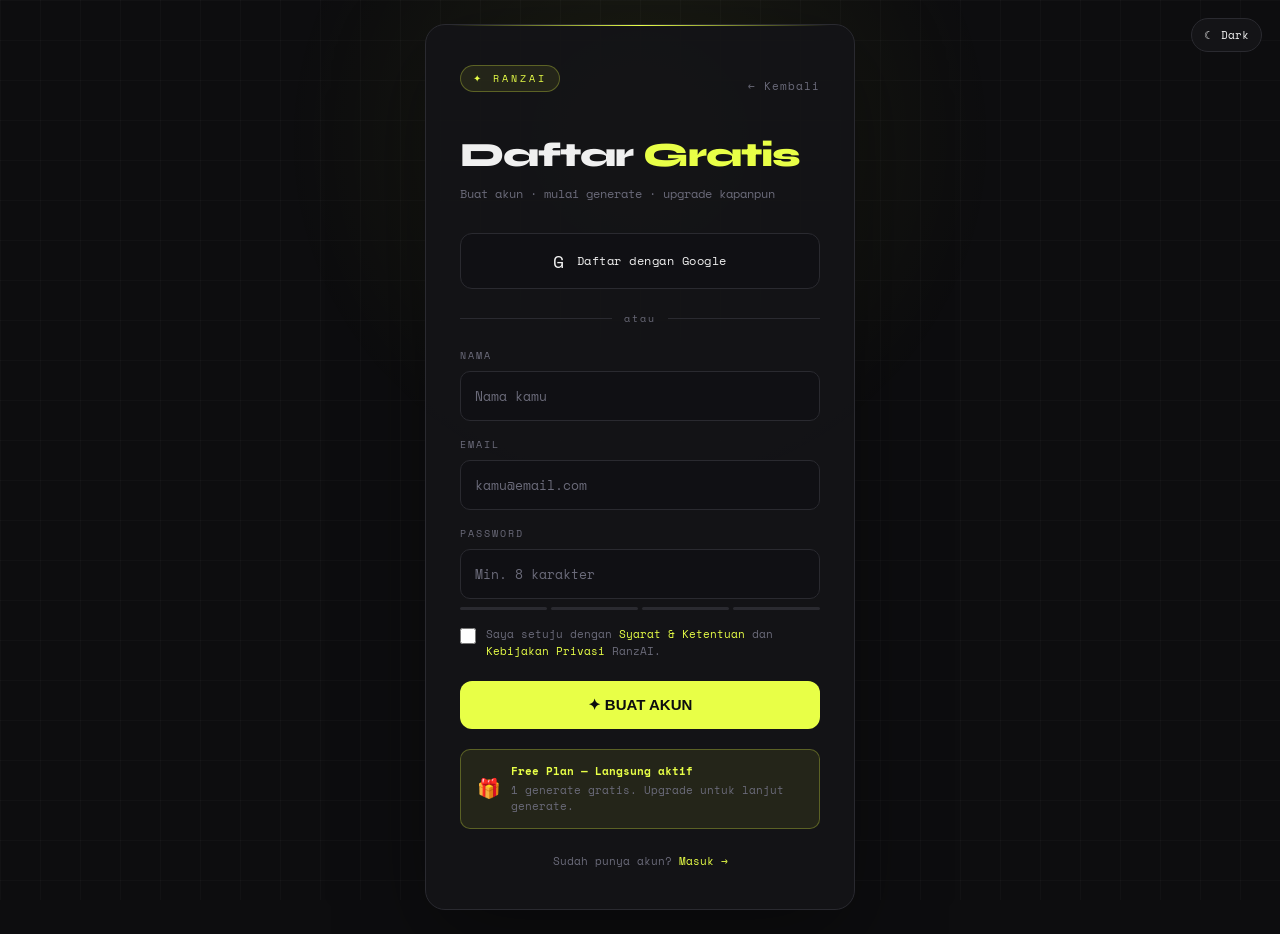
<file: auth/register.html>
<!DOCTYPE html>
<html lang="id" data-theme="dark">
<head>
<meta charset="UTF-8">
<meta name="viewport" content="width=device-width, initial-scale=1.0">
<title>RanzAI — Daftar</title>
<link href="https://fonts.googleapis.com/css2?family=Space+Mono:wght@400;700&family=Syne:wght@400;600;800&display=swap" rel="stylesheet">
<link rel="stylesheet" href="../assets/css/style.css">
</head>
<body class="auth-page">

<div class="top-controls">
  <button class="control-btn" data-theme-toggle>☾ Dark</button>
</div>
  <div class="auth-card">
  <div class="auth-top"><span class="logo-mark">✦ RanzAI</span><a href="../index.html" class="auth-back">← Kembali</a></div>
  <h1 class="auth-title">Daftar <span>Gratis</span></h1>
  <p class="auth-subtitle">Buat akun · mulai generate · upgrade kapanpun</p>
  <button class="btn-social" onclick="registerWithGoogle()"><span style="font-size:18px">G</span> Daftar dengan Google</button>
  <div class="or-divider"><span>atau</span></div>
  <div class="field"><label>Nama</label><input type="text" id="nameInput" placeholder="Nama kamu" autocomplete="name"></div>
  <div class="field"><label>Email</label><input type="email" id="emailInput" placeholder="kamu@email.com" autocomplete="email"></div>
  <div class="field"><label>Password</label><input type="password" id="passwordInput" placeholder="Min. 8 karakter" autocomplete="new-password" oninput="checkStrength(this.value)"><div class="strength-bar"><div class="strength-seg" id="seg1"></div><div class="strength-seg" id="seg2"></div><div class="strength-seg" id="seg3"></div><div class="strength-seg" id="seg4"></div></div><div class="strength-label" id="strengthLabel"></div></div>
  <div class="terms"><input type="checkbox" id="termsCheck"><label for="termsCheck">Saya setuju dengan <a href="#">Syarat & Ketentuan</a> dan <a href="#">Kebijakan Privasi</a> RanzAI.</label></div>
  <button class="btn-submit" id="registerBtn" onclick="registerWithEmail()"><div class="spinner"></div><span class="btn-text">✦ Buat Akun</span></button>
  <div class="error-msg" id="errorMsg"></div><div class="success-msg" id="successMsg"></div>
  <div class="free-badge"><span class="free-badge-icon">🎁</span><div class="free-badge-text"><strong>Free Plan — Langsung aktif</strong> 1 generate gratis. Upgrade untuk lanjut generate.</div></div>
  <div class="card-footer">Sudah punya akun? <a href="login.html">Masuk →</a></div>
</div>
<script src="../assets/js/auth.js"></script>
<script>
function checkStrength(val) {
  const segs = [1, 2, 3, 4].map(i => document.getElementById('seg' + i));
  const label = document.getElementById('strengthLabel');

  segs.forEach(s => s.className = 'strength-seg');

  if (!val) {
    label.textContent = '';
    return;
  }

  let score = 0;
  if (val.length >= 8) score++;
  if (/[A-Z]/.test(val)) score++;
  if (/[0-9]/.test(val)) score++;
  if (/[^A-Za-z0-9]/.test(val)) score++;

  if (score === 1) {
    segs[0].classList.add('weak');
    label.textContent = 'Lemah';
    label.style.color = '#ff4d4d';
  } else if (score === 2) {
    segs[0].classList.add('medium');
    segs[1].classList.add('medium');
    label.textContent = 'Cukup';
    label.style.color = 'var(--accent)';
  } else if (score === 3) {
    segs[0].classList.add('strong');
    segs[1].classList.add('strong');
    segs[2].classList.add('strong');
    label.textContent = 'Kuat';
    label.style.color = 'var(--success)';
  } else if (score === 4) {
    segs.forEach(s => s.classList.add('strong'));
    label.textContent = 'Sangat Kuat';
    label.style.color = 'var(--success)';
  }
}

async function createUserCredit(userId, accessToken) {
  const res = await fetch(`${SUPABASE_URL}/rest/v1/user_credits`, {
    method: 'POST',
    headers: {
      'Content-Type': 'application/json',
      'apikey': SUPABASE_ANON,
      'Authorization': `Bearer ${accessToken}`
    },
    body: JSON.stringify({
      user_id: userId,
      credits: 1,
      plan: 'free'
    })
  });

  if (!res.ok) {
    const data = await res.json().catch(() => ({}));
    throw new Error(data.message || data.msg || 'Gagal membuat credit user.');
  }
}

async function registerWithEmail() {
  const name     = document.getElementById('nameInput').value.trim();
  const email    = document.getElementById('emailInput').value.trim();
  const password = document.getElementById('passwordInput').value;
  const terms    = document.getElementById('termsCheck').checked;

  if (!name)                          return showError('Nama wajib diisi.');
  if (!email || !email.includes('@')) return showError('Email tidak valid.');
  if (password.length < 8)            return showError('Password minimal 8 karakter.');
  if (!terms)                         return showError('Setujui syarat & ketentuan dulu.');

  setLoading('registerBtn', true, '✦ Buat Akun');

  try {
    const res = await fetch(`${SUPABASE_URL}/auth/v1/signup`, {
      method: 'POST',
      headers: { 'Content-Type': 'application/json', 'apikey': SUPABASE_ANON },
      body: JSON.stringify({ email, password, data: { full_name: name } })
    });

    const data = await res.json();
    if (!res.ok) throw new Error(data.error_description || data.msg || 'Pendaftaran gagal.');

    if (data.session) {
      // simpan session dulu, verifikasi tersimpan
      const ok = saveSession({ session: data.session, user: data.user });
      if (!ok) throw new Error('Gagal menyimpan session. Coba lagi.');

      // buat user_credits
      await createUserCredit(data.user.id, data.session.access_token);

      showSuccess('✓ Akun berhasil dibuat. Mengalihkan...');
      setTimeout(goToDashboard, 800);
    } else {
      // email perlu verifikasi dulu
      showSuccess('✓ Akun berhasil dibuat.<br>Cek email untuk verifikasi, lalu <a href="login.html">Login →</a>');
    }
  } catch(err) {
    showError('⚠ ' + err.message);
  } finally {
    setLoading('registerBtn', false, '✦ Buat Akun');
  }
}

document.getElementById('passwordInput').addEventListener('keydown', e => {
  if (e.key === 'Enter') registerWithEmail();
});
</script>
</body>
</html>
</file>
<file: assets/css/style.css>
/* =========================================================
   RanzAI Global Style System — FINAL CLEAN
   Landing + App + Auth + Dashboard
   1 file only: assets/css/style.css
========================================================= */

*, *::before, *::after {
  box-sizing: border-box;
  margin: 0;
  padding: 0;
}

:root {
  --bg: #0d0d0f;
  --surface: #141417;
  --surface-2: #1a1a1f;
  --surface-3: #101014;
  --border: #2a2a30;

  --accent: #e8ff47;
  --accent-hover: #d4eb3a;
  --accent-soft: rgba(232,255,71,.08);
  --accent-border: rgba(232,255,71,.28);

  --accent2: #7c5cfc;
  --text: #f0f0f0;
  --muted: #6b6b7a;

  --danger: #ff8080;
  --danger-bg: rgba(255,77,77,.08);
  --danger-border: rgba(255,77,77,.3);

  --success: #4dff91;
  --success-bg: rgba(77,255,145,.08);
  --success-border: rgba(77,255,145,.3);

  --grid: rgba(255,255,255,.025);
  --nav-bg: rgba(13,13,15,.86);
  --radius: 12px;
}

html[data-theme="light"] {
  --bg: #f4efe6;
  --surface: #fffaf1;
  --surface-2: #f3eadc;
  --surface-3: #f8f1e6;
  --border: #dfd2bf;

  --accent: #b8d628;
  --accent-hover: #a5c21f;
  --accent-soft: rgba(184,214,40,.10);
  --accent-border: rgba(184,214,40,.32);

  --accent2: #5b46d8;
  --text: #17120d;
  --muted: #74695d;

  --grid: rgba(70,45,20,.055);
  --nav-bg: rgba(244,239,231,.92);
}

html {
  scroll-behavior: smooth;
}

body {
  background: var(--bg);
  color: var(--text);
  font-family: 'Syne', sans-serif;
  min-height: 100vh;
  overflow-x: hidden;
  position: relative;
}

body::before {
  content: '';
  position: fixed;
  inset: 0;
  background-image:
    linear-gradient(var(--grid) 1px, transparent 1px),
    linear-gradient(90deg, var(--grid) 1px, transparent 1px);
  background-size: 40px 40px;
  pointer-events: none;
  z-index: 0;
}

body::after {
  content: '';
  position: fixed;
  top: -220px;
  left: 50%;
  transform: translateX(-50%);
  width: 720px;
  height: 720px;
  background: radial-gradient(circle, rgba(232,255,71,.07) 0%, transparent 70%);
  pointer-events: none;
  z-index: 0;
}

body.app-page {
  display: flex;
  flex-direction: column;
  align-items: center;
  padding: 40px 20px;
}

a {
  color: inherit;
}

/* =========================================================
   GLOBAL CONTROLS
========================================================= */

.top-controls {
  position: fixed;
  right: 18px;
  top: 18px;
  z-index: 300;
  display: flex;
  gap: 8px;
  align-items: center;
}

.control-btn {
  border: 1px solid var(--border);
  background: var(--surface);
  color: var(--text);
  border-radius: 999px;
  padding: 8px 12px;
  font-family: 'Space Mono', monospace;
  font-size: 11px;
  cursor: pointer;
  transition: border-color .2s, color .2s, background .2s, transform .15s;
}

.control-btn:hover,
.control-btn.active {
  border-color: var(--accent);
  color: var(--accent);
  background: var(--accent-soft);
  transform: translateY(-1px);
}

/* =========================================================
   TYPOGRAPHY / COMMON
========================================================= */

.container {
  width: 100%;
  max-width: 680px;
  position: relative;
  z-index: 2;
}

.app-header {
  text-align: center;
  margin-bottom: 40px;
}

h1 {
  font-size: clamp(28px, 6vw, 42px);
  font-weight: 800;
  line-height: 1.1;
  letter-spacing: -1px;
}

h1 span,
h1 em,
.mock-title span,
.cta-section h2 em,
.auth-title span {
  color: var(--accent);
  font-style: normal;
}

.subtitle {
  margin-top: 10px;
  color: var(--muted);
  font-size: 14px;
  line-height: 1.7;
  font-family: 'Space Mono', monospace;
}

.badge,
.hero-badge,
.mock-badge,
.logo-mark {
  display: inline-flex;
  align-items: center;
  gap: 8px;
  font-family: 'Space Mono', monospace;
  font-size: 10px;
  letter-spacing: 3px;
  color: var(--accent);
  border: 1px solid var(--accent-border);
  background: var(--accent-soft);
  padding: 5px 12px;
  border-radius: 999px;
  text-transform: uppercase;
  margin-bottom: 14px;
}

/* =========================================================
   LANDING NAV
========================================================= */

nav {
  position: fixed;
  top: 0;
  left: 0;
  right: 0;
  z-index: 120;
  display: flex;
  align-items: center;
  justify-content: space-between;
  padding: 18px 40px;
  padding-right: 220px;
  background: var(--nav-bg);
  backdrop-filter: blur(12px);
  border-bottom: 1px solid var(--border);
}

.nav-logo {
  font-family: 'Space Mono', monospace;
  font-size: 13px;
  font-weight: 700;
  letter-spacing: 3px;
  color: var(--accent);
  text-decoration: none;
  text-transform: uppercase;
}

.nav-links {
  display: flex;
  align-items: center;
  gap: 24px;
}

.nav-links a,
.footer-links a {
  font-family: 'Space Mono', monospace;
  font-size: 11px;
  letter-spacing: 1px;
  color: var(--muted);
  text-decoration: none;
  text-transform: uppercase;
  transition: color .2s;
}

.nav-links a:hover,
.footer-links a:hover {
  color: var(--accent);
}

.nav-cta {
  font-family: 'Space Mono', monospace;
  font-size: 11px;
  letter-spacing: 1px;
  padding: 9px 18px;
  border-radius: 8px;
  text-decoration: none;
  font-weight: 700;
  text-transform: uppercase;
}

/* =========================================================
   BUTTONS
========================================================= */

.btn-primary,
.btn-submit,
.btn-generate,
.nav-cta,
.price-btn-primary,
.mock-btn {
  background: var(--accent);
  color: #0d0d0f !important;
  border: none;
  border-radius: var(--radius);
  font-weight: 800;
  cursor: pointer;
  transition: background .2s, transform .15s;
}

.btn-primary,
.btn-ghost {
  display: inline-flex;
  align-items: center;
  justify-content: center;
  gap: 10px;
  padding: 16px 32px;
  font-family: 'Syne', sans-serif;
  font-size: 15px;
  letter-spacing: 1px;
  text-decoration: none;
  text-transform: uppercase;
}

.btn-primary:hover,
.btn-submit:hover,
.btn-generate:hover,
.nav-cta:hover,
.price-btn-primary:hover,
.mock-btn:hover {
  background: var(--accent-hover);
  transform: translateY(-1px);
}

.btn-ghost {
  background: transparent;
  color: var(--muted);
  border: 1px solid var(--border);
  border-radius: var(--radius);
  font-family: 'Space Mono', monospace;
  font-size: 12px;
  transition: border-color .2s, color .2s;
}

.btn-ghost:hover {
  border-color: var(--accent);
  color: var(--accent);
}

/* =========================================================
   HERO
========================================================= */

.hero {
  position: relative;
  z-index: 2;
  min-height: 100vh;
  display: flex;
  flex-direction: column;
  align-items: center;
  justify-content: center;
  text-align: center;
  padding: 120px 20px 80px;
}

.hero-badge {
  padding: 6px 16px;
  margin-bottom: 28px;
}

.hero-badge::before {
  content: '';
  width: 6px;
  height: 6px;
  background: var(--accent);
  border-radius: 50%;
  animation: pulse 2s ease-in-out infinite;
}

@keyframes pulse {
  0%, 100% { opacity: 1; transform: scale(1); }
  50% { opacity: .4; transform: scale(.7); }
}

.hero h1 {
  font-size: clamp(42px, 9vw, 88px);
  line-height: 1;
  letter-spacing: -3px;
  margin-bottom: 24px;
}

.hero-sub {
  font-family: 'Space Mono', monospace;
  font-size: 14px;
  color: var(--muted);
  line-height: 1.8;
  max-width: 540px;
  margin: 0 auto 40px;
  letter-spacing: .5px;
}

.hero-actions {
  display: flex;
  align-items: center;
  gap: 16px;
  flex-wrap: wrap;
  justify-content: center;
}

.hero-note {
  margin-top: 20px;
  font-family: 'Space Mono', monospace;
  font-size: 11px;
  color: var(--muted);
  letter-spacing: 1px;
}

.scroll-hint {
  position: absolute;
  bottom: 40px;
  left: 50%;
  transform: translateX(-50%);
  display: flex;
  flex-direction: column;
  align-items: center;
  gap: 8px;
  font-family: 'Space Mono', monospace;
  font-size: 10px;
  letter-spacing: 2px;
  color: var(--muted);
  text-transform: uppercase;
  animation: bob 2.5s ease-in-out infinite;
}

@keyframes bob {
  0%,100% { transform: translateX(-50%) translateY(0); }
  50% { transform: translateX(-50%) translateY(6px); }
}

.scroll-hint::after {
  content: '';
  width: 1px;
  height: 32px;
  background: linear-gradient(to bottom, var(--muted), transparent);
}

/* =========================================================
   SECTIONS
========================================================= */

section {
  position: relative;
  z-index: 2;
  max-width: 900px;
  margin: 0 auto;
  padding: 100px 24px;
}

.section-label {
  font-family: 'Space Mono', monospace;
  font-size: 10px;
  letter-spacing: 4px;
  color: var(--accent);
  text-transform: uppercase;
  margin-bottom: 16px;
}

.section-title {
  font-size: clamp(28px, 4vw, 42px);
  font-weight: 800;
  letter-spacing: -1px;
  line-height: 1.1;
  margin-bottom: 56px;
}

.divider {
  position: relative;
  z-index: 2;
  height: 1px;
  background: var(--border);
  max-width: 900px;
  margin: 0 auto;
}

/* =========================================================
   STEPS / FEATURES / PRICING
========================================================= */

.steps,
.features,
.pricing-grid {
  display: grid;
  grid-template-columns: repeat(auto-fit, minmax(220px, 1fr));
  gap: 16px;
}

.step,
.feature,
.price-card,
.mockup-wrap {
  background: var(--surface);
  border: 1px solid var(--border);
  border-radius: var(--radius);
}

.step {
  padding: 32px 28px;
}

.step-num,
.result-title,
.option-label {
  font-family: 'Space Mono', monospace;
  color: var(--accent);
}

.step-num {
  font-size: 11px;
  letter-spacing: 2px;
  margin-bottom: 20px;
  display: block;
}

.step-icon {
  font-size: 28px;
  margin-bottom: 16px;
  display: block;
}

.step h3,
.feature h3,
.price-name {
  font-weight: 800;
}

.step h3 {
  font-size: 17px;
  margin-bottom: 10px;
}

.step p,
.feature p,
.price-desc,
.price-features li {
  font-family: 'Space Mono', monospace;
  font-size: 12px;
  color: var(--muted);
  line-height: 1.7;
}

.feature {
  padding: 28px 24px;
  transition: border-color .2s, transform .2s, box-shadow .2s;
}

.feature:hover {
  border-color: var(--accent-border);
  transform: translateY(-3px);
  box-shadow: 0 0 20px var(--accent-soft);
}

.feature-icon {
  width: 40px;
  height: 40px;
  background: var(--accent-soft);
  border: 1px solid var(--accent-border);
  border-radius: 8px;
  display: flex;
  align-items: center;
  justify-content: center;
  font-size: 18px;
  margin-bottom: 16px;
}

.price-card {
  padding: 32px 28px;
  position: relative;
}

.price-card.featured {
  border-color: var(--accent);
  background: var(--accent-soft);
  box-shadow: 0 0 28px var(--accent-soft);
}

.price-tag {
  display: inline-block;
  font-family: 'Space Mono', monospace;
  font-size: 9px;
  letter-spacing: 2px;
  background: var(--accent);
  color: #0d0d0f;
  padding: 3px 10px;
  border-radius: 20px;
  margin-bottom: 20px;
  text-transform: uppercase;
  font-weight: 700;
}

.price-name {
  font-size: 20px;
  margin-bottom: 8px;
}

.price-amount {
  font-family: 'Space Mono', monospace;
  font-size: 32px;
  font-weight: 700;
  color: var(--accent);
  margin-bottom: 4px;
}

.price-amount span {
  font-size: 13px;
  color: var(--muted);
}

.price-desc {
  margin-bottom: 24px;
}

.price-features {
  list-style: none;
  display: flex;
  flex-direction: column;
  gap: 10px;
  margin-bottom: 28px;
}

.price-features li::before {
  content: '✓';
  color: var(--accent);
  font-weight: 700;
  margin-right: 10px;
}

.price-btn {
  display: block;
  text-align: center;
  padding: 12px;
  border-radius: 8px;
  font-family: 'Space Mono', monospace;
  font-size: 12px;
  font-weight: 700;
  letter-spacing: 1px;
  text-transform: uppercase;
  text-decoration: none;
  transition: all .2s;
}

.price-btn-ghost {
  background: transparent;
  color: var(--muted);
  border: 1px solid var(--border);
}

.price-btn-ghost:hover {
  border-color: var(--accent);
  color: var(--accent);
}

/* =========================================================
   MOCKUP
========================================================= */

.mockup-wrap {
  overflow: hidden;
  border-radius: 16px;
}

.mockup-bar,
.result-header {
  display: flex;
  align-items: center;
  gap: 8px;
  padding: 12px 16px;
  border-bottom: 1px solid var(--border);
  background: var(--surface-2);
}

.mockup-dot {
  width: 10px;
  height: 10px;
  border-radius: 50%;
}

.mockup-dot:nth-child(1) { background: #ff5f57; }
.mockup-dot:nth-child(2) { background: #febc2e; }
.mockup-dot:nth-child(3) { background: #28c840; }

.mockup-url {
  flex: 1;
  background: var(--bg);
  border: 1px solid var(--border);
  border-radius: 6px;
  padding: 5px 12px;
  font-family: 'Space Mono', monospace;
  font-size: 11px;
  color: var(--muted);
  text-align: center;
  margin: 0 8px;
}

.mockup-body {
  padding: 32px 28px;
}

.mock-header {
  text-align: center;
  margin-bottom: 24px;
}

.mock-title {
  font-size: 28px;
  font-weight: 800;
  letter-spacing: -1px;
}

.mock-sub,
.mock-upload-hint {
  font-family: 'Space Mono', monospace;
  font-size: 10px;
  color: var(--muted);
}

.mock-upload,
.upload-zone {
  background: var(--surface);
  border: 2px dashed var(--border);
  border-radius: var(--radius);
  text-align: center;
}

.mock-upload {
  padding: 28px;
  margin-bottom: 14px;
}

.mock-upload-icon {
  display: block;
  font-size: 22px;
  margin-bottom: 8px;
  color: var(--muted);
}

.mock-upload-text {
  font-size: 12px;
  font-weight: 600;
  margin-bottom: 4px;
}

.mock-formats {
  display: flex;
  gap: 8px;
  margin-bottom: 14px;
}

.mock-fmt {
  flex: 1;
  background: var(--bg);
  border: 1px solid var(--border);
  border-radius: 6px;
  padding: 8px;
  font-family: 'Space Mono', monospace;
  font-size: 9px;
  color: var(--muted);
  text-align: center;
}

.mock-fmt.active {
  border-color: var(--accent);
  color: var(--accent);
  background: var(--accent-soft);
}

.mock-btn {
  width: 100%;
  padding: 12px;
  font-family: 'Syne', sans-serif;
  font-size: 12px;
  letter-spacing: 1px;
  text-transform: uppercase;
  text-align: center;
}

/* =========================================================
   APP PAGE
========================================================= */

.upload-zone {
  padding: 40px 20px;
  cursor: pointer;
  transition: all .25s ease;
  position: relative;
  overflow: hidden;
}

.upload-zone:hover,
.upload-zone.drag-over {
  border-color: var(--accent);
  background: var(--surface-2);
}

.upload-zone input[type="file"] {
  position: absolute;
  inset: 0;
  opacity: 0;
  cursor: pointer;
  width: 100%;
  height: 100%;
}

.upload-icon {
  font-size: 36px;
  margin-bottom: 12px;
  display: block;
}

.upload-label {
  font-size: 15px;
  font-weight: 600;
  color: var(--text);
}

.upload-hint {
  font-size: 12px;
  color: var(--muted);
  margin-top: 6px;
  font-family: 'Space Mono', monospace;
}

.preview-wrap {
  display: none;
  margin-top: 20px;
  border-radius: var(--radius);
  overflow: hidden;
  position: relative;
  border: 1px solid var(--border);
}

.preview-wrap img {
  width: 100%;
  max-height: 320px;
  object-fit: contain;
  background: #0b0b0d;
  display: block;
}

.preview-remove {
  position: absolute;
  top: 10px;
  right: 10px;
  background: rgba(0,0,0,.7);
  border: 1px solid var(--border);
  color: #fff;
  border-radius: 6px;
  padding: 4px 10px;
  font-size: 12px;
  cursor: pointer;
  font-family: 'Space Mono', monospace;
  transition: background .2s;
}

.preview-remove:hover {
  background: #ff4d4d;
  border-color: #ff4d4d;
}

.option-group {
  margin-top: 20px;
}

.option-label {
  font-size: 11px;
  letter-spacing: 1px;
  text-transform: uppercase;
  margin-bottom: 8px;
}

.format-row {
  display: flex;
  gap: 10px;
  margin-top: 10px;
}

.format-row:first-of-type {
  margin-top: 0;
}

.fmt-btn {
  flex: 1;
  background: var(--surface);
  border: 1px solid var(--border);
  color: var(--muted);
  border-radius: 8px;
  padding: 10px;
  font-family: 'Space Mono', monospace;
  font-size: 12px;
  cursor: pointer;
  transition: all .2s;
  text-align: center;
}

.fmt-btn.active {
  border-color: var(--accent);
  color: var(--accent);
  background: var(--accent-soft);
}

.btn-generate {
  width: 100%;
  margin-top: 20px;
  padding: 16px;
  font-size: 16px;
  text-transform: uppercase;
}

.btn-generate:disabled,
.btn-submit:disabled {
  background: var(--border);
  color: var(--muted);
  transform: none;
  cursor: not-allowed;
}

.spinner {
  width: 18px;
  height: 18px;
  border: 2px solid rgba(0,0,0,.3);
  border-top-color: #0d0d0f;
  border-radius: 50%;
  animation: spin .7s linear infinite;
  display: none;
}

.btn-generate.loading .spinner,
.btn-submit.loading .spinner {
  display: block;
}

.btn-generate.loading .btn-text,
.btn-submit.loading .btn-text {
  opacity: .65;
}

@keyframes spin {
  to { transform: rotate(360deg); }
}

.result-box {
  display: none;
  margin-top: 24px;
  background: var(--surface);
  border: 1px solid var(--border);
  border-radius: var(--radius);
  overflow: hidden;
}

.result-header {
  justify-content: space-between;
}

.result-title {
  font-size: 12px;
  letter-spacing: 1px;
}

.btn-copy {
  background: transparent;
  border: 1px solid var(--border);
  color: var(--muted);
  border-radius: 6px;
  padding: 5px 14px;
  font-size: 12px;
  font-family: 'Space Mono', monospace;
  cursor: pointer;
  transition: all .2s;
}

.btn-copy:hover {
  border-color: var(--accent);
  color: var(--accent);
}

.btn-copy.copied {
  border-color: var(--success);
  color: var(--success);
}

.result-content {
  padding: 20px;
  font-family: 'Space Mono', monospace;
  font-size: 13px;
  line-height: 1.7;
  color: var(--text);
  white-space: pre-wrap;
  word-break: break-word;
  max-height: 420px;
  overflow-y: auto;
}

.key { color: var(--accent2); }
.string { color: var(--accent); }
.number { color: #ff9f47; }

.error-msg {
  display: none;
  margin-top: 16px;
  background: var(--danger-bg);
  border: 1px solid var(--danger-border);
  border-radius: 8px;
  padding: 12px 16px;
  font-size: 13px;
  color: var(--danger);
  font-family: 'Space Mono', monospace;
}

.app-footer {
  margin-top: 40px;
  text-align: center;
  font-size: 11px;
  font-family: 'Space Mono', monospace;
  color: var(--muted);
}

.app-footer a {
  color: var(--accent);
  text-decoration: none;
}

/* =========================================================
   AUTH
========================================================= */

body.auth-page {
  min-height: 100vh;
  display: flex;
  align-items: center;
  justify-content: center;
  padding: 24px;
}

body.auth-page .top-controls {
  position: fixed;
  top: 18px;
  right: 18px;
}

.auth-card {
  width: 100%;
  max-width: 430px;
  background: rgba(20,20,23,.92);
  border: 1px solid var(--border);
  border-radius: 20px;
  padding: 40px 34px;
  position: relative;
  z-index: 2;
  box-shadow: 0 30px 90px rgba(0,0,0,.35);
}

html[data-theme="light"] .auth-card {
  background: rgba(255,250,241,.94);
  box-shadow: 0 30px 90px rgba(70,45,15,.10);
}

.auth-card::before {
  content: '';
  position: absolute;
  top: 0;
  left: 24px;
  right: 24px;
  height: 1px;
  background: linear-gradient(90deg, transparent, var(--accent), transparent);
}

.auth-top {
  display: flex;
  align-items: center;
  gap: 10px;
  margin-bottom: 32px;
}

.auth-back {
  margin-left: auto;
  font-family: 'Space Mono', monospace;
  font-size: 11px;
  color: var(--muted);
  text-decoration: none;
  letter-spacing: 1px;
}

.auth-back:hover {
  color: var(--accent);
}

.auth-title {
  font-size: 34px;
  font-weight: 800;
  letter-spacing: -1px;
  line-height: 1.05;
  margin-bottom: 10px;
}

.auth-subtitle {
  font-family: 'Space Mono', monospace;
  font-size: 12px;
  color: var(--muted);
  margin-bottom: 30px;
  line-height: 1.6;
}

.btn-social {
  width: 100%;
  display: flex;
  align-items: center;
  justify-content: center;
  gap: 12px;
  background: var(--surface-3);
  border: 1px solid var(--border);
  border-radius: var(--radius);
  padding: 14px 20px;
  font-family: 'Space Mono', monospace;
  font-size: 12px;
  color: var(--text);
  cursor: pointer;
  transition: all .2s;
  text-decoration: none;
  letter-spacing: .5px;
}

.btn-social:hover {
  border-color: var(--accent-border);
  background: var(--accent-soft);
}

.or-divider {
  display: flex;
  align-items: center;
  gap: 12px;
  margin: 22px 0;
}

.or-divider::before,
.or-divider::after {
  content: '';
  flex: 1;
  height: 1px;
  background: var(--border);
}

.or-divider span {
  font-family: 'Space Mono', monospace;
  font-size: 10px;
  color: var(--muted);
  letter-spacing: 2px;
}

.field {
  margin-bottom: 16px;
}

.field label {
  display: block;
  font-family: 'Space Mono', monospace;
  font-size: 10px;
  letter-spacing: 2px;
  color: var(--muted);
  text-transform: uppercase;
  margin-bottom: 8px;
}

.field input,
.auth-input {
  width: 100%;
  background: var(--surface-3);
  border: 1px solid var(--border);
  border-radius: 10px;
  padding: 14px 14px;
  color: var(--text);
  font-family: 'Space Mono', monospace;
  font-size: 13px;
  outline: none;
  transition: border-color .2s, background .2s, box-shadow .2s;
}

.field input:focus,
.auth-input:focus {
  border-color: var(--accent);
  background: var(--bg);
  box-shadow: 0 0 0 3px var(--accent-soft);
}

.field input::placeholder,
.auth-input::placeholder {
  color: var(--muted);
}

.strength-bar {
  display: flex;
  gap: 4px;
  margin-top: 8px;
}

.strength-seg {
  flex: 1;
  height: 3px;
  background: var(--border);
  border-radius: 2px;
  transition: background .3s;
}

.strength-seg.weak { background: #ff4d4d; }
.strength-seg.medium { background: var(--accent); }
.strength-seg.strong { background: var(--success); }

.strength-label {
  font-family: 'Space Mono', monospace;
  font-size: 10px;
  color: var(--muted);
  margin-top: 5px;
  text-align: right;
}

.terms {
  display: flex;
  align-items: flex-start;
  gap: 10px;
  margin: 6px 0 20px;
}

.terms input[type="checkbox"] {
  width: 16px;
  height: 16px;
  margin-top: 2px;
  accent-color: var(--accent);
  flex-shrink: 0;
  cursor: pointer;
}

.terms label {
  font-family: 'Space Mono', monospace;
  font-size: 11px;
  color: var(--muted);
  line-height: 1.6;
  cursor: pointer;
}

.terms a {
  color: var(--accent);
  text-decoration: none;
}

.btn-submit {
  width: 100%;
  padding: 15px;
  font-size: 15px;
  text-transform: uppercase;
}

.error-msg,
.success-msg {
  display: none;
  margin-top: 12px;
  border-radius: 10px;
  padding: 11px 14px;
  font-size: 12px;
  font-family: 'Space Mono', monospace;
  text-align: center;
  line-height: 1.6;
}

.success-msg {
  background: var(--success-bg);
  border: 1px solid var(--success-border);
  color: var(--success);
}

.free-badge {
  margin-top: 20px;
  background: var(--accent-soft);
  border: 1px solid var(--accent-border);
  border-radius: 10px;
  padding: 13px 16px;
  display: flex;
  align-items: center;
  gap: 10px;
}

.free-badge-icon {
  font-size: 19px;
  flex-shrink: 0;
}

.free-badge-text {
  font-family: 'Space Mono', monospace;
  font-size: 11px;
  color: var(--muted);
  line-height: 1.5;
}

.free-badge-text strong {
  color: var(--accent);
  display: block;
  margin-bottom: 2px;
}

.card-footer {
  margin-top: 24px;
  text-align: center;
  font-family: 'Space Mono', monospace;
  font-size: 11px;
  color: var(--muted);
}

.card-footer a {
  color: var(--accent);
  text-decoration: none;
}

.card-footer a:hover {
  opacity: .75;
}

/* =========================================================
   CTA + FOOTER
========================================================= */

.cta-section {
  position: relative;
  z-index: 2;
  text-align: center;
  padding: 100px 24px;
  border-top: 1px solid var(--border);
}

.cta-section h2 {
  font-size: clamp(32px, 6vw, 60px);
  font-weight: 800;
  letter-spacing: -2px;
  line-height: 1.05;
  margin-bottom: 20px;
}

.cta-section p {
  font-family: 'Space Mono', monospace;
  font-size: 13px;
  color: var(--muted);
  margin: 0 auto 36px;
  max-width: 440px;
  line-height: 1.7;
}

footer {
  position: relative;
  z-index: 2;
  color: var(--muted);
}

.site-footer {
  border-top: 1px solid var(--border);
  padding: 28px 40px;
  display: flex;
  align-items: center;
  justify-content: space-between;
  flex-wrap: wrap;
  gap: 12px;
}

.footer-logo {
  font-family: 'Space Mono', monospace;
  font-size: 12px;
  font-weight: 700;
  letter-spacing: 3px;
  color: var(--accent);
  text-transform: uppercase;
}

.footer-copy {
  font-family: 'Space Mono', monospace;
  font-size: 11px;
  color: var(--muted);
}

.footer-links {
  display: flex;
  gap: 24px;
}

/* =========================================================
   RESPONSIVE
========================================================= */

@media (max-width: 760px) {
  nav {
    padding: 16px 20px;
    padding-right: 20px;
  }

  .top-controls {
    position: relative;
    top: auto;
    right: auto;
    justify-content: center;
    margin: 0 auto 20px;
  }

  body.app-page .top-controls,
  body.auth-page .top-controls {
    position: relative;
    margin-bottom: 20px;
  }

  .nav-links {
    gap: 14px;
  }

  .nav-links a:not(.nav-cta) {
    display: none;
  }

  .hero {
    padding-top: 90px;
  }

  .hero h1 {
    letter-spacing: -2px;
  }

  .format-row,
  .mock-formats {
    flex-direction: column;
  }

  .site-footer {
    padding: 24px 20px;
    flex-direction: column;
    text-align: center;
  }

  .footer-links {
    flex-wrap: wrap;
    justify-content: center;
  }
}

@media (max-width: 520px) {
  body.auth-page,
  body.app-page {
    padding: 18px;
  }

  .auth-card {
    padding: 30px 22px;
  }

  .auth-title {
    font-size: 28px;
  }
}
</file>
